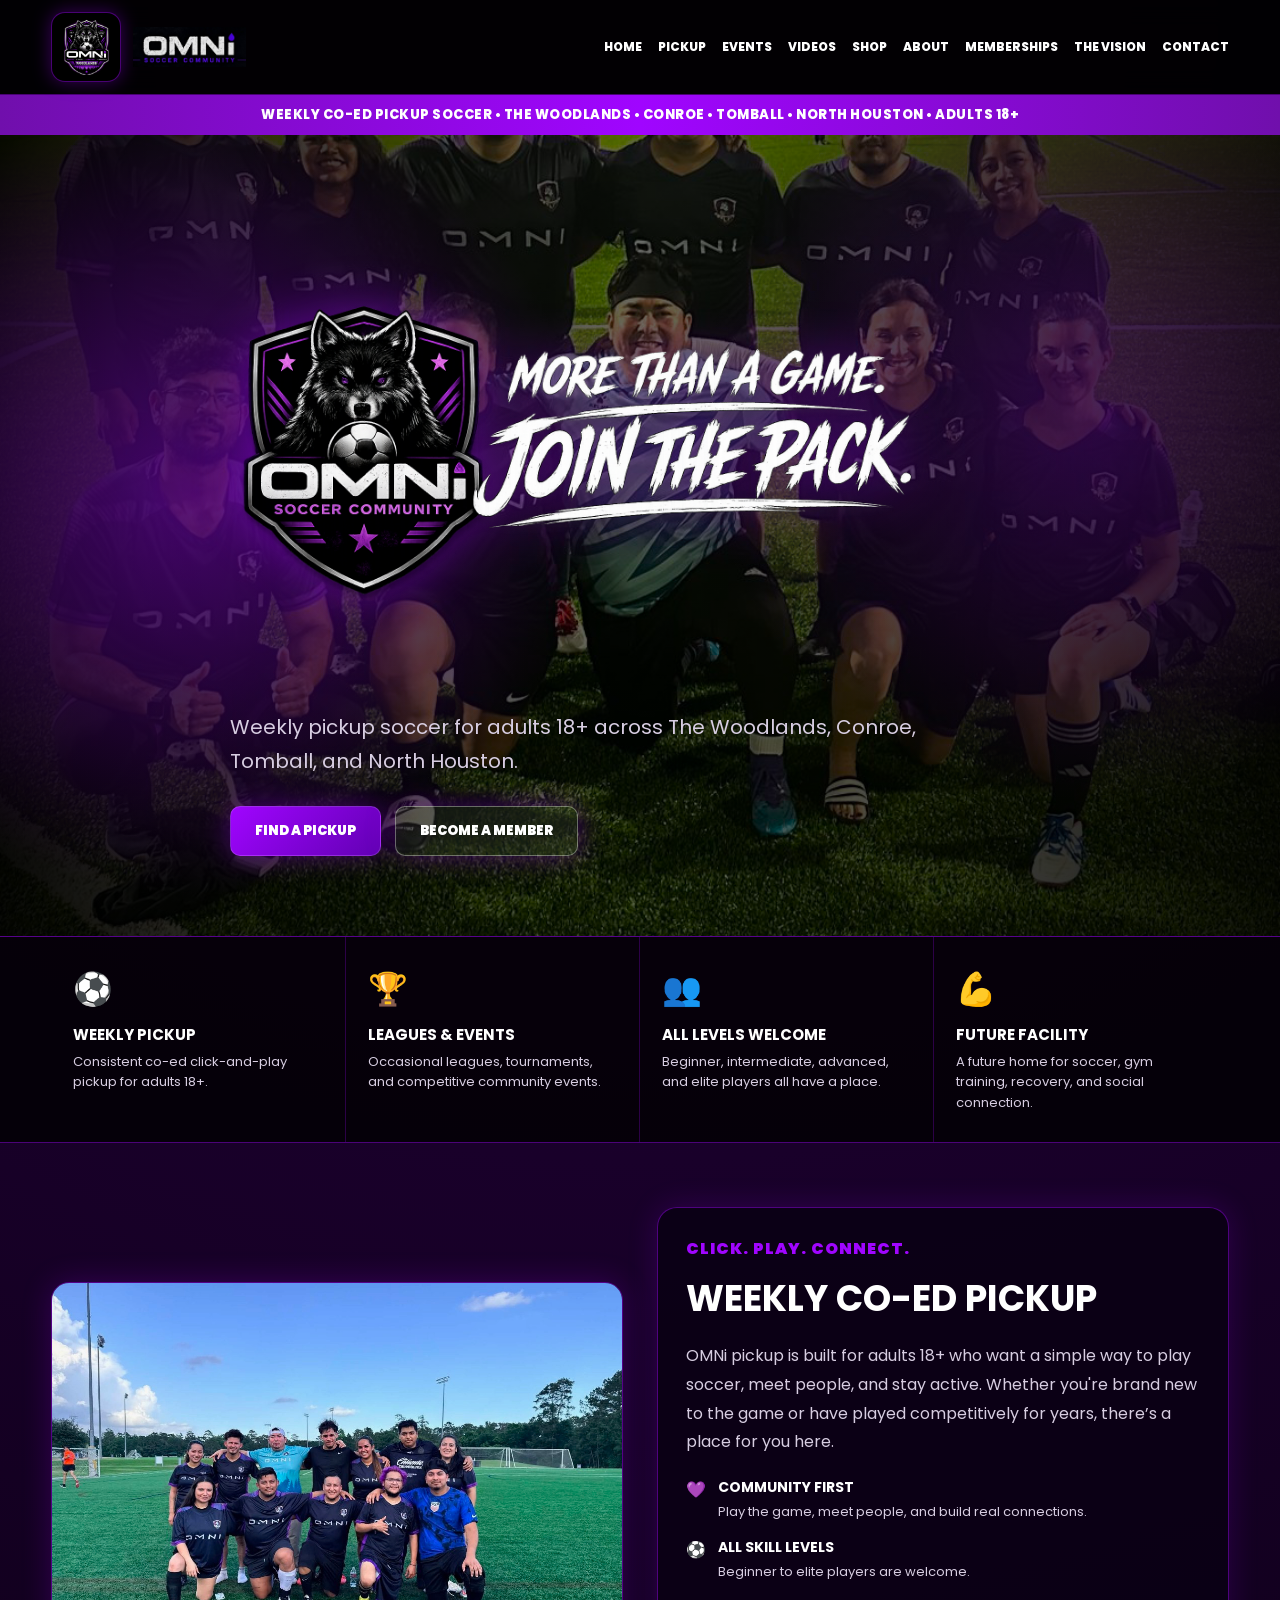
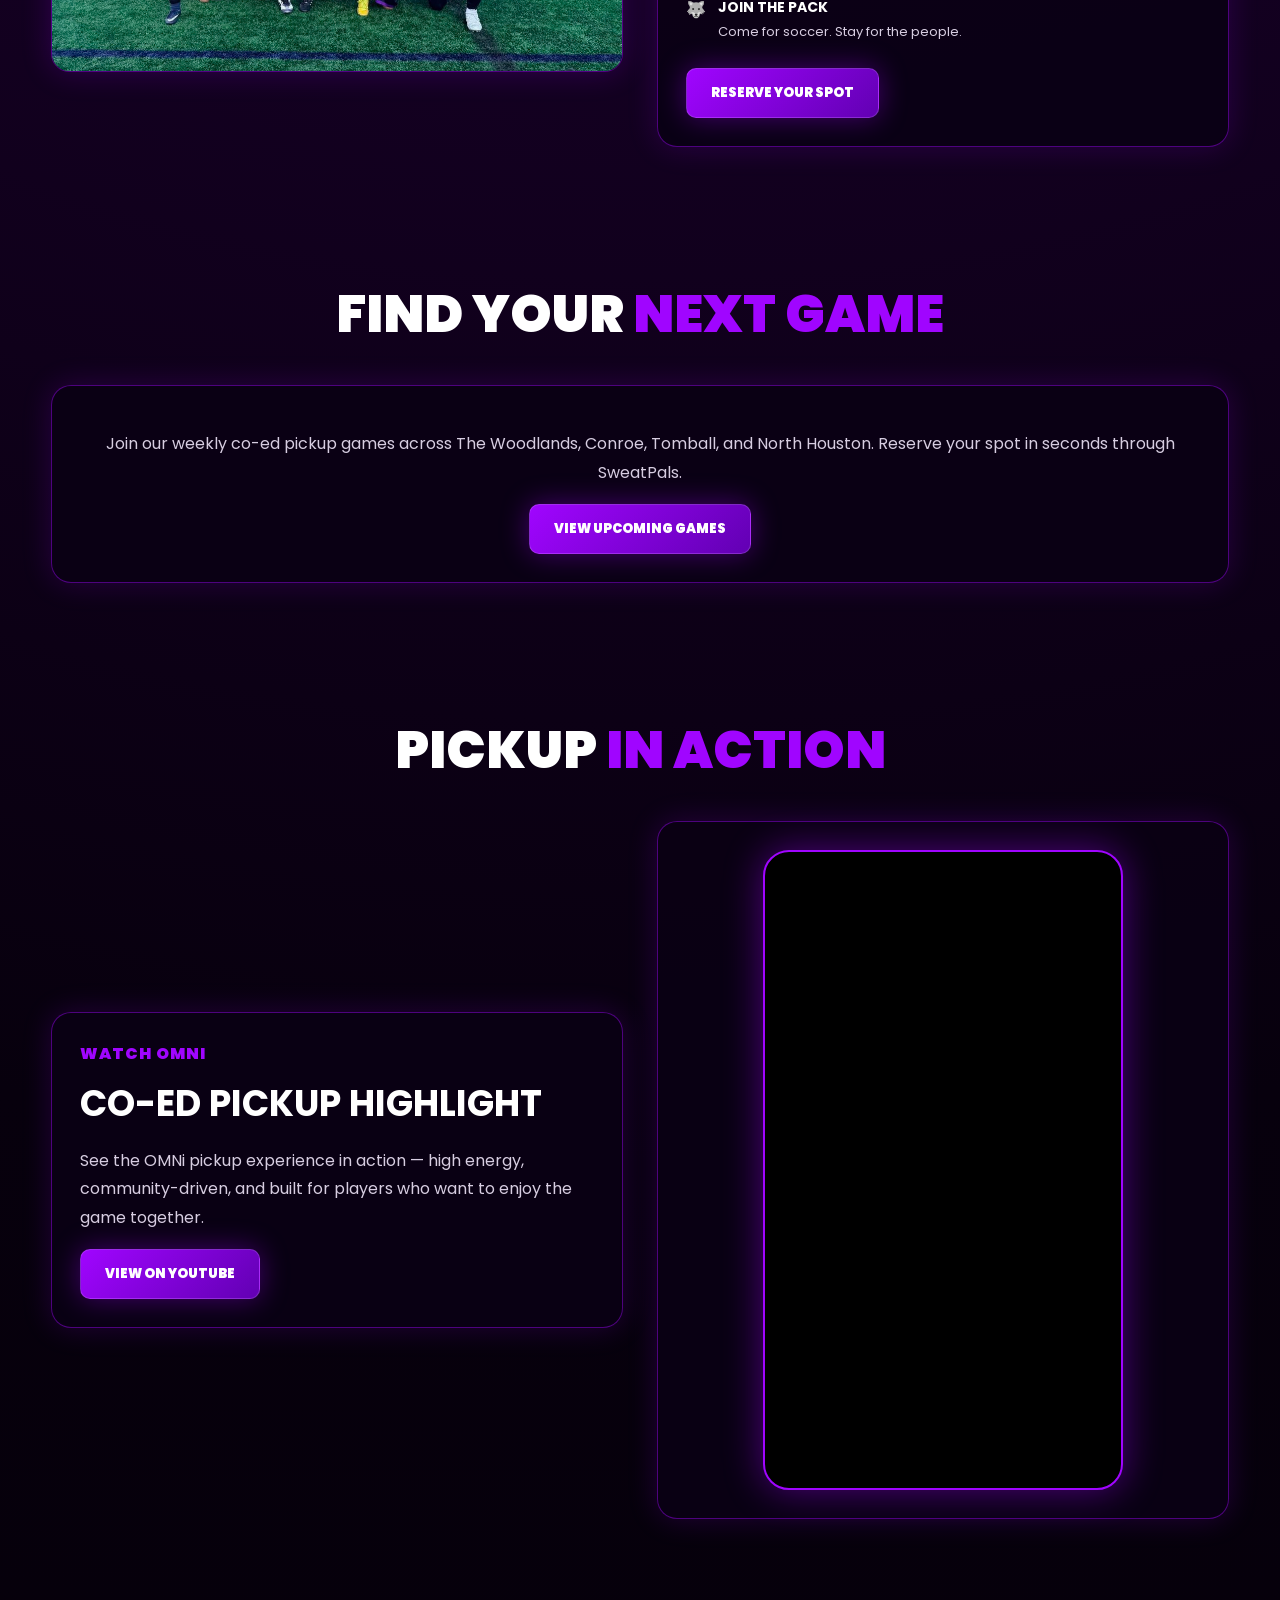
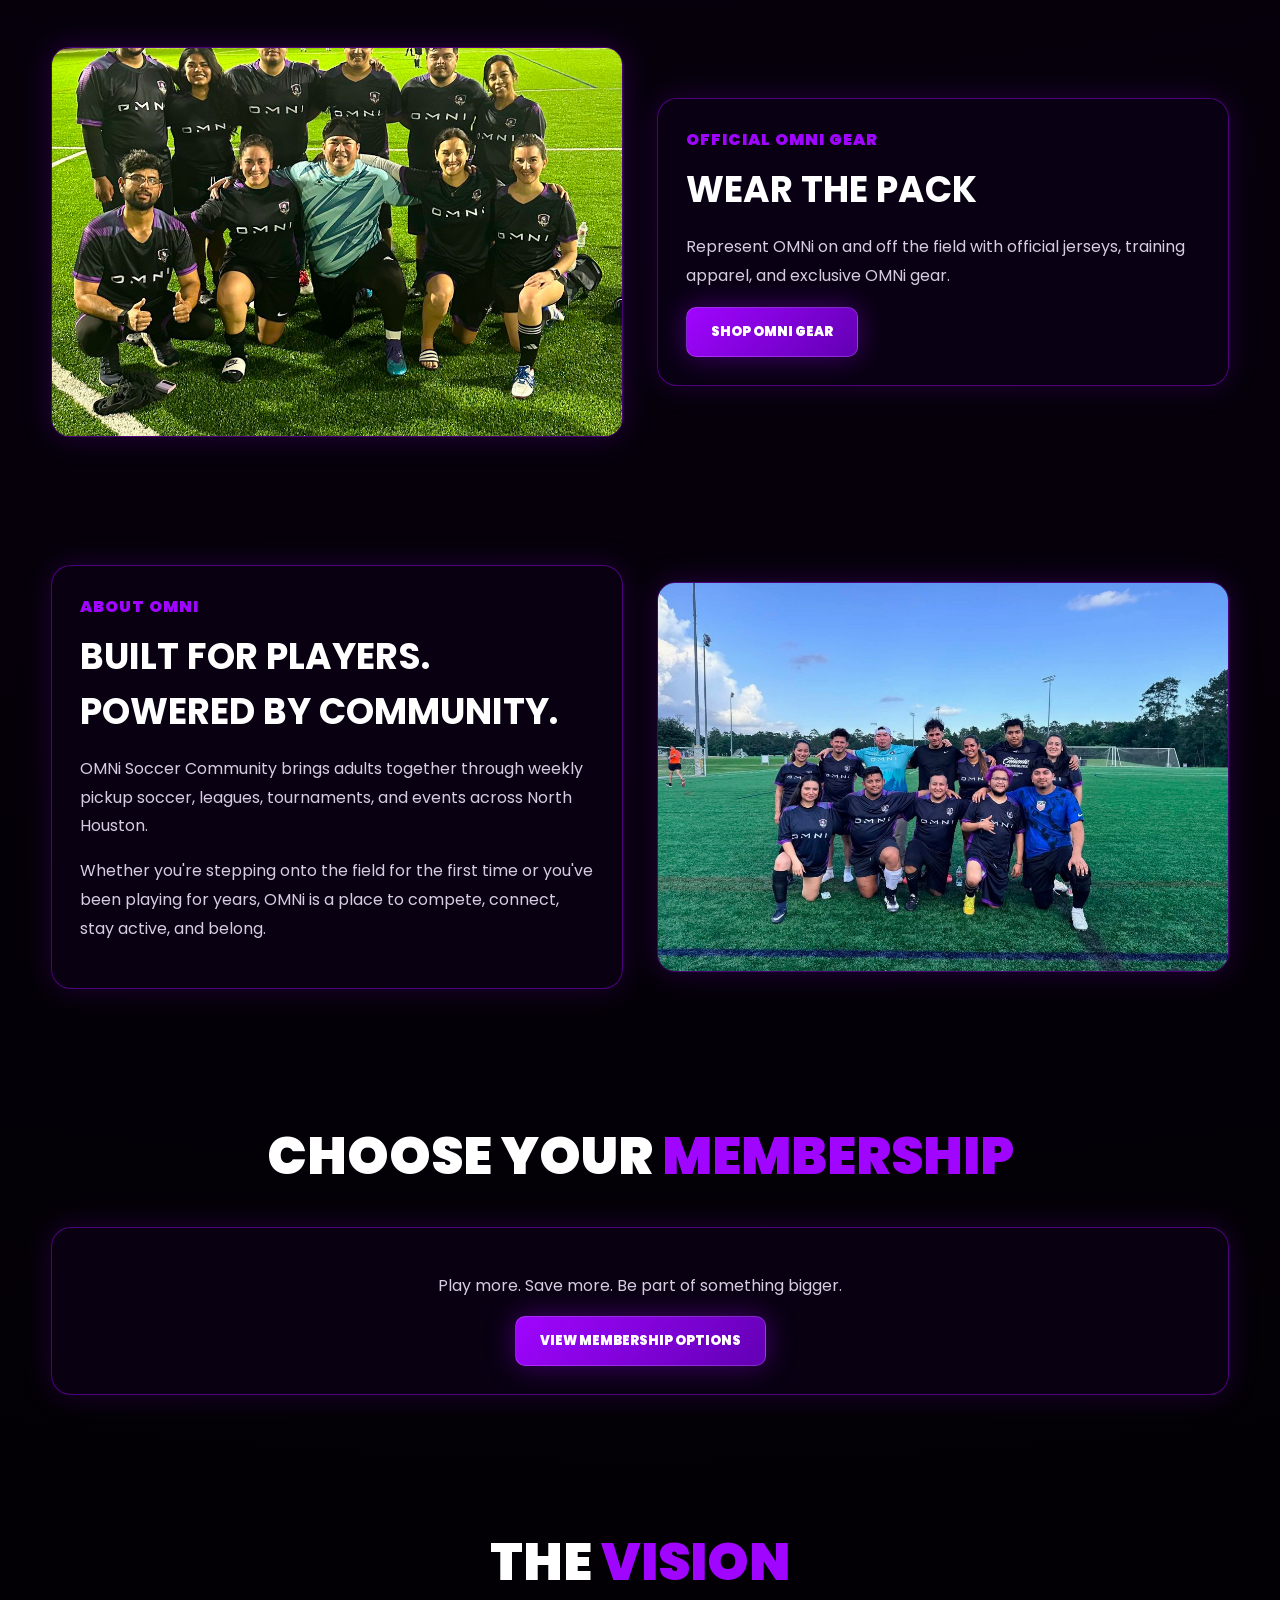
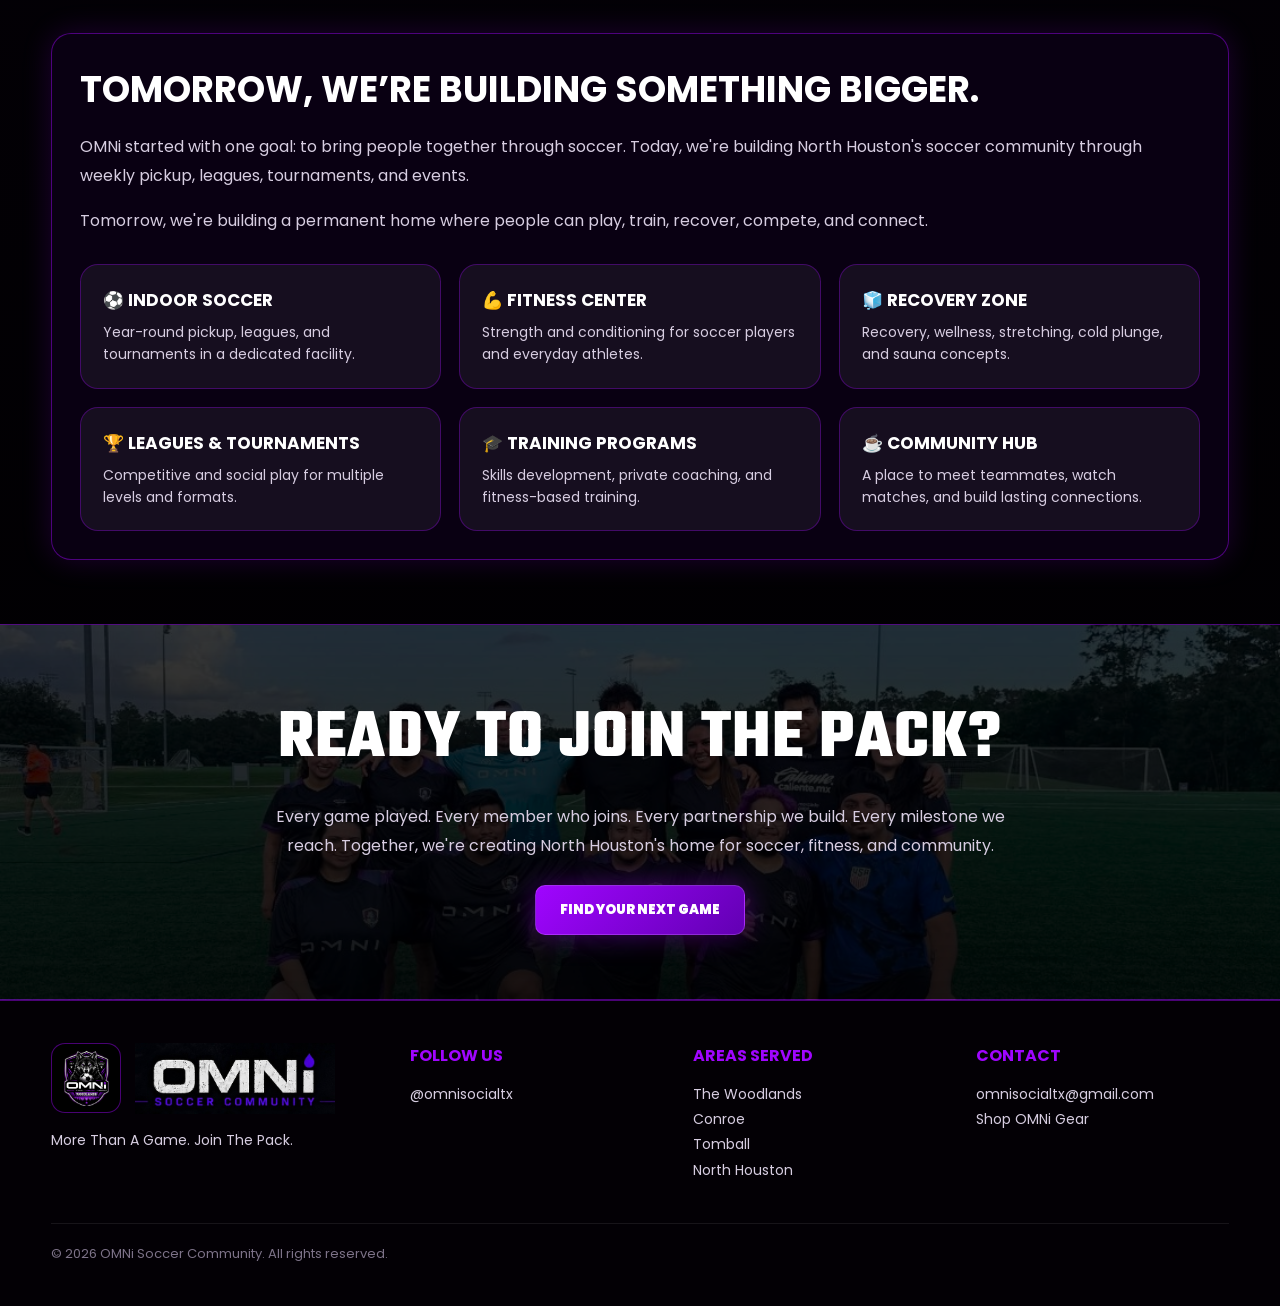
<file: index.html>
<!DOCTYPE html>
<html lang="en">
<head>
  <meta charset="UTF-8" />
  <meta name="viewport" content="width=device-width, initial-scale=1.0" />
  <title>OMNi Soccer Community</title>

  <link rel="preconnect" href="https://fonts.googleapis.com">
  <link rel="preconnect" href="https://fonts.gstatic.com" crossorigin>
  <link href="https://fonts.googleapis.com/css2?family=Poppins:wght@400;600;700;800;900&family=Teko:wght@500;600;700&display=swap" rel="stylesheet">

  <style>
    :root {
      --purple: #a005ff;
      --purple2: #700fac;
      --white: #ffffff;
      --muted: #d7cde1;
      --border: rgba(160, 5, 255, 0.45);
      --card: rgba(10, 0, 20, 0.9);
    }

    * { box-sizing: border-box; }
    html { scroll-behavior: smooth; }

    body {
      margin: 0;
      font-family: "Poppins", sans-serif;
      background: radial-gradient(circle at top, #26003f 0%, #07000d 45%, #000 100%);
      color: var(--white);
      overflow-x: hidden;
    }

    a { color: inherit; text-decoration: none; }
    img { max-width: 100%; display: block; }

    .container {
      width: min(1180px, 92%);
      margin: auto;
    }

    .nav {
      position: sticky;
      top: 0;
      z-index: 50;
      background: rgba(0,0,0,.94);
      border-bottom: 1px solid var(--border);
      backdrop-filter: blur(12px);
    }

    .nav-inner {
      display: flex;
      align-items: center;
      justify-content: space-between;
      padding: 12px 0;
      gap: 20px;
      position: relative;
    }

    .brand {
      display: flex;
      align-items: center;
      gap: 12px;
    }

    .crest-wrap {
      background: #000;
      border: 1px solid var(--border);
      border-radius: 14px;
      padding: 6px;
      box-shadow: 0 0 18px rgba(160,5,255,.35);
    }

    .crest {
      width: 56px;
      height: 56px;
      object-fit: contain;
    }

    .nav-wordmark {
      height: 40px;
      width: auto;
      object-fit: contain;
    }

    .nav-links {
      display: flex;
      gap: 16px;
      font-size: 12px;
      font-weight: 800;
      text-transform: uppercase;
      align-items: center;
    }

    .nav-links a:hover { color: var(--purple); }

    .menu-toggle { display: none; }

    .menu-icon {
      display: none;
      font-size: 30px;
      font-weight: 900;
      cursor: pointer;
      color: white;
    }

    .btn {
      display: inline-flex;
      align-items: center;
      justify-content: center;
      background: linear-gradient(135deg, var(--purple), #6200b3);
      padding: 14px 24px;
      border-radius: 10px;
      font-weight: 900;
      text-transform: uppercase;
      font-size: 13px;
      border: 1px solid rgba(255,255,255,.16);
      box-shadow: 0 0 28px rgba(160,5,255,.38);
    }

    .btn.secondary {
      background: rgba(255,255,255,.07);
      border: 1px solid rgba(255,255,255,.35);
    }

    .top-strip {
      background: linear-gradient(90deg, #700fac, #a005ff, #700fac);
      color: #fff;
      font-weight: 800;
      text-align: center;
      padding: 10px 15px;
      font-size: 13px;
      text-transform: uppercase;
      letter-spacing: .5px;
    }

    .hero {
      min-height: 720px;
      position: relative;
      display: grid;
      align-items: center;
      overflow: hidden;
      border-bottom: 1px solid var(--border);
    }

    .hero::before {
      content: "";
      position: absolute;
      inset: 0;
      background:
        linear-gradient(90deg, rgba(0,0,0,.96), rgba(0,0,0,.58), rgba(0,0,0,.92)),
        url("team-photo-1.jpg") center/cover no-repeat;
    }

    .hero::after {
      content: "";
      position: absolute;
      inset: 0;
      background:
        radial-gradient(circle at 15% 45%, rgba(160,5,255,.42), transparent 34%),
        radial-gradient(circle at 85% 35%, rgba(160,5,255,.25), transparent 32%);
      pointer-events: none;
    }

    .hero-content {
      position: relative;
      z-index: 2;
      max-width: 820px;
      padding: 80px 0;
    }

    .hero-title {
      width: 100%;
      max-width: 700px;
      margin-bottom: 28px;
      filter: drop-shadow(0 0 25px rgba(160,5,255,.45));
    }

    .tagline {
      color: var(--muted);
      font-size: 20px;
      line-height: 1.7;
      max-width: 720px;
      margin-bottom: 28px;
    }

    .hero-buttons {
      display: flex;
      gap: 14px;
      flex-wrap: wrap;
    }

    .features {
      background: rgba(0,0,0,.78);
      border-bottom: 1px solid var(--border);
    }

    .feature-grid {
      display: grid;
      grid-template-columns: repeat(4, 1fr);
    }

    .feature {
      padding: 28px 22px;
      border-right: 1px solid rgba(160,5,255,.25);
    }

    .feature:last-child { border-right: 0; }

    .feature-icon {
      font-size: 32px;
      margin-bottom: 10px;
    }

    .feature h3 {
      margin: 0 0 6px;
      font-size: 15px;
      text-transform: uppercase;
    }

    .feature p {
      margin: 0;
      color: var(--muted);
      font-size: 13px;
      line-height: 1.6;
    }

    section { padding: 64px 0; }

    .section-title {
      text-align: center;
      margin-bottom: 32px;
    }

    .section-title h2 {
      margin: 0;
      font-size: clamp(32px, 5vw, 52px);
      text-transform: uppercase;
      font-weight: 900;
    }

    .section-title span { color: var(--purple); }

    .split,
    .video-grid,
    .shop-grid {
      display: grid;
      grid-template-columns: 1fr 1fr;
      gap: 34px;
      align-items: center;
    }

    .card {
      background: var(--card);
      border: 1px solid var(--border);
      border-radius: 20px;
      padding: 28px;
      box-shadow: 0 0 30px rgba(160,5,255,.18);
    }

    .eyebrow {
      color: var(--purple);
      font-weight: 900;
      text-transform: uppercase;
      letter-spacing: 1px;
      margin-bottom: 10px;
    }

    .card h2 {
      font-size: 36px;
      margin: 0 0 14px;
      text-transform: uppercase;
    }

    .card p {
      color: var(--muted);
      line-height: 1.8;
    }

    .pickup-img,
    .shop-img {
      height: 390px;
      width: 100%;
      object-fit: cover;
      border-radius: 18px;
      border: 1px solid var(--border);
      box-shadow: 0 0 30px rgba(160,5,255,.22);
    }

    .mini-list {
      display: grid;
      gap: 14px;
      margin-top: 20px;
    }

    .mini-item {
      display: flex;
      gap: 12px;
      align-items: flex-start;
    }

    .mini-item strong {
      display: block;
      text-transform: uppercase;
      font-size: 14px;
    }

    .mini-item span {
      color: var(--muted);
      font-size: 13px;
    }

    .shorts-frame {
      max-width: 360px;
      margin: auto;
      aspect-ratio: 9 / 16;
      border-radius: 26px;
      overflow: hidden;
      border: 2px solid var(--purple);
      box-shadow: 0 0 38px rgba(160,5,255,.45);
      background: #000;
    }

    .shorts-frame iframe {
      width: 100%;
      height: 100%;
      border: 0;
    }

    .vision-grid {
      display: grid;
      grid-template-columns: repeat(3, 1fr);
      gap: 18px;
      margin-top: 28px;
    }

    .vision-card {
      background: rgba(255,255,255,.055);
      border: 1px solid rgba(160,5,255,.32);
      border-radius: 18px;
      padding: 22px;
    }

    .vision-card h3 {
      margin: 0 0 8px;
      text-transform: uppercase;
      font-size: 17px;
    }

    .vision-card p {
      margin: 0;
      color: var(--muted);
      font-size: 14px;
      line-height: 1.6;
    }

    .final-cta {
      text-align: center;
      background:
        linear-gradient(rgba(0,0,0,.78), rgba(0,0,0,.9)),
        url("team-photo-2.jpeg") center/cover no-repeat;
      border-top: 1px solid var(--border);
      border-bottom: 1px solid var(--border);
    }

    .final-cta h2 {
      font-size: clamp(38px, 6vw, 70px);
      margin: 0 0 14px;
      text-transform: uppercase;
      font-family: "Teko", sans-serif;
      letter-spacing: 1px;
    }

    .final-cta p {
      color: var(--muted);
      max-width: 760px;
      margin: 0 auto 24px;
      line-height: 1.8;
    }

    footer {
      background: #030005;
      border-top: 1px solid var(--border);
      padding: 42px 0;
    }

    .footer-grid {
      display: grid;
      grid-template-columns: 1.3fr 1fr 1fr 1fr;
      gap: 30px;
    }

    .footer-brand {
      display: flex;
      align-items: center;
      gap: 14px;
      margin-bottom: 14px;
    }

    .footer-crest {
      background: #000;
      border: 1px solid var(--border);
      border-radius: 14px;
      padding: 6px;
      width: 70px;
      height: 70px;
      object-fit: contain;
    }

    .footer-wordmark { max-width: 200px; }

    footer h4 {
      margin: 0 0 12px;
      color: var(--purple);
      text-transform: uppercase;
    }

    footer p,
    footer a {
      color: var(--muted);
      font-size: 14px;
      line-height: 1.8;
    }

    .bottom {
      margin-top: 26px;
      color: #7d7288;
      font-size: 13px;
      border-top: 1px solid rgba(255,255,255,.08);
      padding-top: 20px;
    }

    @media (max-width: 950px) {
      .nav-wordmark { height: 34px; }

      .nav-links {
        position: absolute;
        left: 0;
        right: 0;
        top: 100%;
        background: rgba(0,0,0,.98);
        border-bottom: 1px solid var(--border);
        display: none;
        flex-direction: column;
        align-items: stretch;
        padding: 18px;
        gap: 0;
      }

      .nav-links a {
        padding: 14px 10px;
        border-bottom: 1px solid rgba(255,255,255,.08);
      }

      .menu-icon { display: block; }

      .menu-toggle:checked ~ .nav-links {
        display: flex;
      }

      .split,
      .video-grid,
      .shop-grid,
      .footer-grid {
        grid-template-columns: 1fr;
      }

      .feature-grid,
      .vision-grid {
        grid-template-columns: 1fr 1fr;
      }
    }

    @media (max-width: 560px) {
      .container { width: 92%; }

      .nav-inner { padding: 10px 0; }

      .crest {
        width: 46px;
        height: 46px;
      }

      .nav-wordmark { height: 32px; }

      .top-strip {
        font-size: 11px;
        line-height: 1.5;
        padding: 9px 12px;
      }

      .hero {
        min-height: auto;
        padding: 58px 0 46px;
        text-align: center;
      }

      .hero-content {
        padding: 0;
        max-width: 100%;
      }

      .hero-title {
        max-width: 100%;
        margin: 0 auto 22px;
      }

      .tagline {
        font-size: 15px;
        line-height: 1.6;
        margin-bottom: 24px;
      }

      .hero-buttons {
        flex-direction: column;
        gap: 12px;
      }

      .btn {
        width: 100%;
        padding: 14px 18px;
      }

      .feature-grid,
      .vision-grid {
        grid-template-columns: 1fr;
      }

      .feature {
        border-right: 0;
        border-bottom: 1px solid rgba(160,5,255,.25);
        padding: 22px 18px;
      }

      section { padding: 42px 0; }

      .section-title h2 { font-size: 32px; }

      .card { padding: 22px; }

      .card h2 { font-size: 28px; }

      .pickup-img,
      .shop-img {
        height: 260px;
      }

      .shorts-frame { max-width: 300px; }

      .footer-brand { align-items: flex-start; }
    }
  </style>
</head>

<body>

  <nav class="nav">
    <div class="container nav-inner">
      <a href="index.html" class="brand">
        <div class="crest-wrap">
          <img class="crest" src="logo-crest.jpeg" alt="OMNi Wolf Crest">
        </div>
        <img class="nav-wordmark" src="logo-main.jpeg" alt="OMNi Soccer Community">
      </a>

      <input type="checkbox" id="menu-toggle" class="menu-toggle">
      <label for="menu-toggle" class="menu-icon">☰</label>

      <div class="nav-links">
        <a href="index.html">Home</a>
        <a href="#pickup">Pickup</a>
        <a href="pickup.html">Events</a>
        <a href="#videos">Videos</a>
        <a href="#shop">Shop</a>
        <a href="#about">About</a>
        <a href="memberships.html">Memberships</a>
        <a href="#vision">The Vision</a>
        <a href="#contact">Contact</a>
      </div>
    </div>
  </nav>

  <div class="top-strip">
    Weekly co-ed pickup soccer • The Woodlands • Conroe • Tomball • North Houston • Adults 18+
  </div>

  <header class="hero">
    <div class="container hero-content">
      <img class="hero-title" src="join-the-pack-v3.jpeg" alt="More Than A Game. Join The Pack.">

      <p class="tagline">
        Weekly pickup soccer for adults 18+ across The Woodlands, Conroe, Tomball, and North Houston.
      </p>

      <div class="hero-buttons">
        <a class="btn" href="pickup.html">Find a Pickup</a>
        <a class="btn secondary" href="memberships.html">Become A Member</a>
      </div>
    </div>
  </header>

  <div class="features">
    <div class="container feature-grid">
      <div class="feature">
        <div class="feature-icon">⚽</div>
        <h3>Weekly Pickup</h3>
        <p>Consistent co-ed click-and-play pickup for adults 18+.</p>
      </div>

      <div class="feature">
        <div class="feature-icon">🏆</div>
        <h3>Leagues & Events</h3>
        <p>Occasional leagues, tournaments, and competitive community events.</p>
      </div>

      <div class="feature">
        <div class="feature-icon">👥</div>
        <h3>All Levels Welcome</h3>
        <p>Beginner, intermediate, advanced, and elite players all have a place.</p>
      </div>

      <div class="feature">
        <div class="feature-icon">💪</div>
        <h3>Future Facility</h3>
        <p>A future home for soccer, gym training, recovery, and social connection.</p>
      </div>
    </div>
  </div>

  <section id="pickup">
    <div class="container split">
      <div>
        <img class="pickup-img" src="team-photo-2.jpeg" alt="OMNi co-ed pickup soccer">
      </div>

      <div class="card">
        <div class="eyebrow">Click. Play. Connect.</div>
        <h2>Weekly Co-Ed Pickup</h2>
        <p>
          OMNi pickup is built for adults 18+ who want a simple way to play soccer,
          meet people, and stay active. Whether you're brand new to the game or have
          played competitively for years, there’s a place for you here.
        </p>

        <div class="mini-list">
          <div class="mini-item"><div>💜</div><div><strong>Community First</strong><span>Play the game, meet people, and build real connections.</span></div></div>
          <div class="mini-item"><div>⚽</div><div><strong>All Skill Levels</strong><span>Beginner to elite players are welcome.</span></div></div>
          <div class="mini-item"><div>🐺</div><div><strong>Join The Pack</strong><span>Come for soccer. Stay for the people.</span></div></div>
        </div>

        <br>
        <a class="btn" href="pickup.html">Reserve Your Spot</a>
      </div>
    </div>
  </section>

  <section id="events">
    <div class="container">
      <div class="section-title">
        <h2>Find Your <span>Next Game</span></h2>
      </div>

      <div class="card" style="text-align:center;">
        <p>
          Join our weekly co-ed pickup games across The Woodlands, Conroe, Tomball, and North Houston.
          Reserve your spot in seconds through SweatPals.
        </p>
        <a class="btn" href="pickup.html">View Upcoming Games</a>
      </div>
    </div>
  </section>

  <section id="videos">
    <div class="container">
      <div class="section-title">
        <h2>Pickup <span>In Action</span></h2>
      </div>

      <div class="video-grid">
        <div class="card">
          <div class="eyebrow">Watch OMNi</div>
          <h2>Co-Ed Pickup Highlight</h2>
          <p>
            See the OMNi pickup experience in action — high energy, community-driven,
            and built for players who want to enjoy the game together.
          </p>
          <a class="btn" href="https://youtube.com/shorts/K-U_BcJOxtA" target="_blank">View On YouTube</a>
        </div>

        <div class="card">
          <div class="shorts-frame">
            <iframe
              src="https://www.youtube.com/embed/K-U_BcJOxtA"
              title="OMNi Pickup Soccer"
              allow="accelerometer; autoplay; clipboard-write; encrypted-media; gyroscope; picture-in-picture; web-share"
              allowfullscreen>
            </iframe>
          </div>
        </div>
      </div>
    </div>
  </section>

  <section id="shop">
    <div class="container shop-grid">
      <div>
        <img class="shop-img" src="team-photo-1.jpg" alt="OMNi Soccer Community gear">
      </div>

      <div class="card">
        <div class="eyebrow">Official OMNi Gear</div>
        <h2>Wear The Pack</h2>
        <p>
          Represent OMNi on and off the field with official jerseys, training apparel,
          and exclusive OMNi gear.
        </p>
        <a class="btn" href="https://stimulusathletic.com/collections/omni-fc-wolves" target="_blank">
          Shop OMNi Gear
        </a>
      </div>
    </div>
  </section>

  <section id="about">
    <div class="container split">
      <div class="card">
        <div class="eyebrow">About OMNi</div>
        <h2>Built For Players. Powered By Community.</h2>
        <p>
          OMNi Soccer Community brings adults together through weekly pickup soccer,
          leagues, tournaments, and events across North Houston.
        </p>
        <p>
          Whether you're stepping onto the field for the first time or you've been playing
          for years, OMNi is a place to compete, connect, stay active, and belong.
        </p>
      </div>

      <div>
        <img class="pickup-img" src="team-photo-2.jpeg" alt="OMNi pickup soccer group">
      </div>
    </div>
  </section>

  <section id="memberships">
    <div class="container">
      <div class="section-title">
        <h2>Choose Your <span>Membership</span></h2>
      </div>

      <div class="card" style="text-align:center;">
        <p>
          Play more. Save more. Be part of something bigger.
        </p>
        <a class="btn" href="memberships.html">View Membership Options</a>
      </div>
    </div>
  </section>

  <section id="vision">
    <div class="container">
      <div class="section-title">
        <h2>The <span>Vision</span></h2>
      </div>

      <div class="card">
        <h2>Tomorrow, We’re Building Something Bigger.</h2>
        <p>
          OMNi started with one goal: to bring people together through soccer.
          Today, we're building North Houston's soccer community through weekly pickup,
          leagues, tournaments, and events.
        </p>
        <p>
          Tomorrow, we're building a permanent home where people can play, train,
          recover, compete, and connect.
        </p>

        <div class="vision-grid">
          <div class="vision-card"><h3>⚽ Indoor Soccer</h3><p>Year-round pickup, leagues, and tournaments in a dedicated facility.</p></div>
          <div class="vision-card"><h3>💪 Fitness Center</h3><p>Strength and conditioning for soccer players and everyday athletes.</p></div>
          <div class="vision-card"><h3>🧊 Recovery Zone</h3><p>Recovery, wellness, stretching, cold plunge, and sauna concepts.</p></div>
          <div class="vision-card"><h3>🏆 Leagues & Tournaments</h3><p>Competitive and social play for multiple levels and formats.</p></div>
          <div class="vision-card"><h3>🎓 Training Programs</h3><p>Skills development, private coaching, and fitness-based training.</p></div>
          <div class="vision-card"><h3>☕ Community Hub</h3><p>A place to meet teammates, watch matches, and build lasting connections.</p></div>
        </div>
      </div>
    </div>
  </section>

  <section class="final-cta">
    <div class="container">
      <h2>Ready To Join The Pack?</h2>
      <p>
        Every game played. Every member who joins. Every partnership we build.
        Every milestone we reach. Together, we're creating North Houston's home
        for soccer, fitness, and community.
      </p>
      <a class="btn" href="pickup.html">Find Your Next Game</a>
    </div>
  </section>

  <footer id="contact">
    <div class="container footer-grid">
      <div>
        <div class="footer-brand">
          <img class="footer-crest" src="logo-crest.jpeg" alt="OMNi Wolf Crest">
          <img class="footer-wordmark" src="logo-main.jpeg" alt="OMNi Soccer Community">
        </div>
        <p>More Than A Game. Join The Pack.</p>
      </div>

      <div>
        <h4>Follow Us</h4>
        <p><a href="https://www.instagram.com/omnisocialtx" target="_blank">@omnisocialtx</a></p>
      </div>

      <div>
        <h4>Areas Served</h4>
        <p>The Woodlands<br>Conroe<br>Tomball<br>North Houston</p>
      </div>

      <div>
        <h4>Contact</h4>
        <p>
          <a href="mailto:omnisocialtx@gmail.com">omnisocialtx@gmail.com</a><br>
          <a href="https://stimulusathletic.com/collections/omni-fc-wolves" target="_blank">Shop OMNi Gear</a>
        </p>
      </div>
    </div>

    <div class="container bottom">
      © 2026 OMNi Soccer Community. All rights reserved.
    </div>
  </footer>

</body>
</html>
</file>
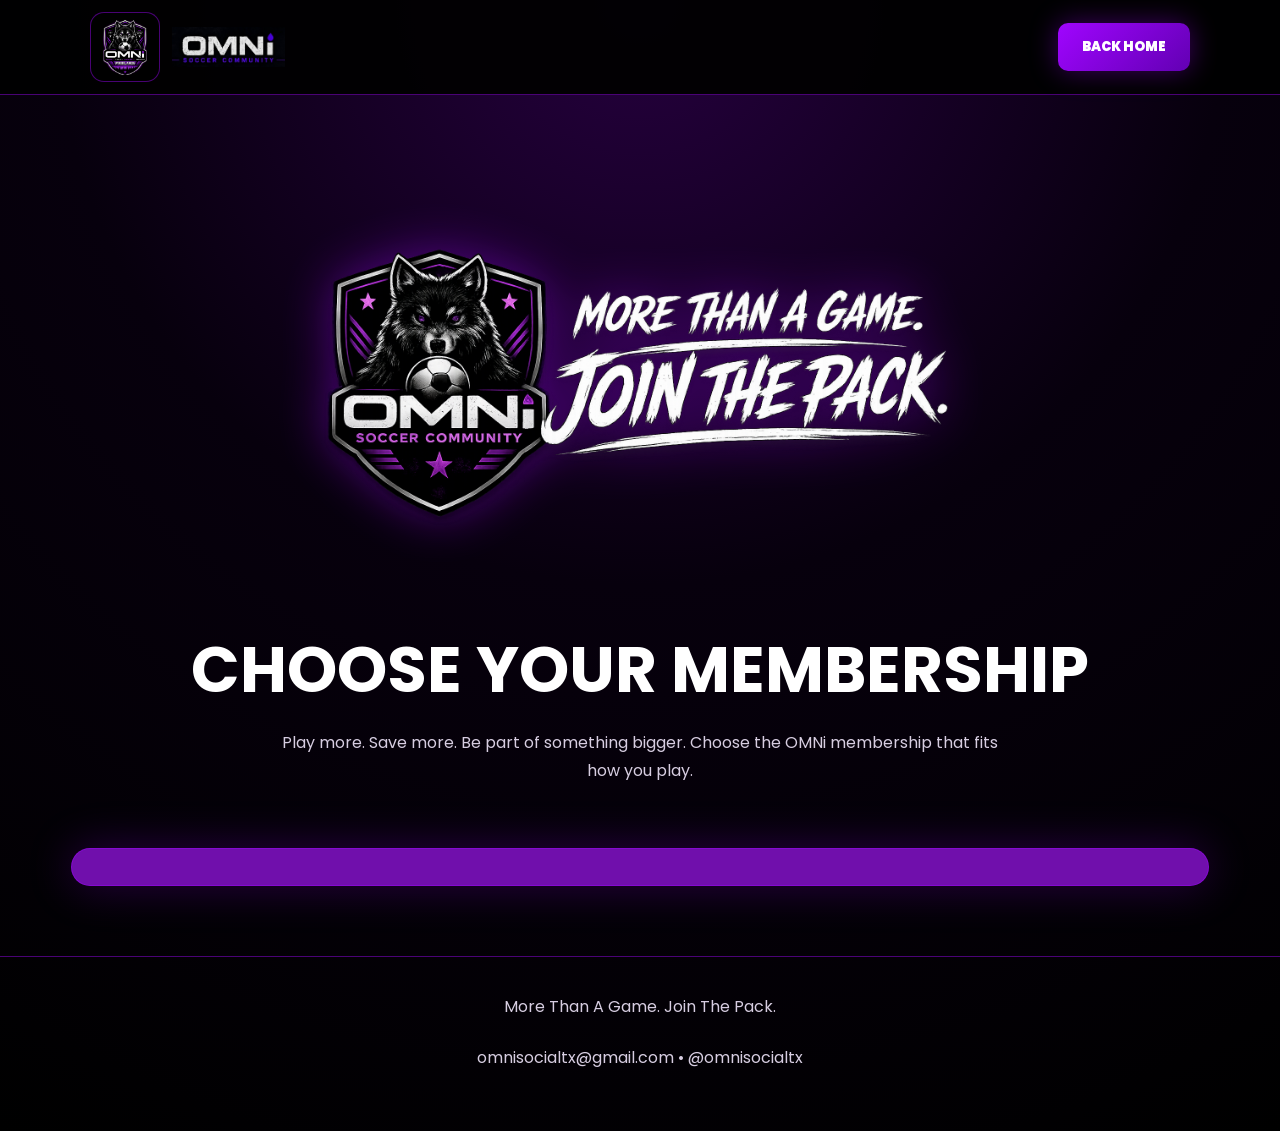
<file: memberships.html>
<!DOCTYPE html>
<html lang="en">
<head>
  <meta charset="UTF-8" />
  <meta name="viewport" content="width=device-width, initial-scale=1.0" />
  <title>Memberships | OMNi Soccer Community</title>

  <link rel="preconnect" href="https://fonts.googleapis.com">
  <link rel="preconnect" href="https://fonts.gstatic.com" crossorigin>
  <link href="https://fonts.googleapis.com/css2?family=Poppins:wght@400;600;700;800;900&family=Teko:wght@500;600;700&display=swap" rel="stylesheet">

  <style>
    body {
      margin: 0;
      font-family: "Poppins", sans-serif;
      background: radial-gradient(circle at top, #26003f 0%, #07000d 45%, #000 100%);
      color: white;
    }

    a { color: inherit; text-decoration: none; }
    img { max-width: 100%; display: block; }

    .container {
      width: min(1100px, 92%);
      margin: auto;
    }

    .nav {
      background: rgba(0,0,0,.94);
      border-bottom: 1px solid rgba(160,5,255,.45);
      padding: 12px 0;
    }

    .nav-inner {
      display: flex;
      align-items: center;
      justify-content: space-between;
      gap: 18px;
    }

    .brand {
      display: flex;
      align-items: center;
      gap: 12px;
    }

    .crest-wrap {
      background: #000;
      border: 1px solid rgba(160,5,255,.45);
      border-radius: 14px;
      padding: 6px;
    }

    .crest {
      width: 56px;
      height: 56px;
      object-fit: contain;
    }

    .wordmark {
      height: 40px;
      width: auto;
    }

    .btn {
      display: inline-flex;
      justify-content: center;
      align-items: center;
      background: linear-gradient(135deg, #a005ff, #6200b3);
      padding: 14px 24px;
      border-radius: 10px;
      font-weight: 900;
      text-transform: uppercase;
      font-size: 13px;
      box-shadow: 0 0 28px rgba(160,5,255,.38);
    }

    .hero {
      padding: 70px 0 40px;
      text-align: center;
    }

    .hero-title {
      max-width: 650px;
      margin: 0 auto 24px;
      filter: drop-shadow(0 0 25px rgba(160,5,255,.45));
    }

    h1 {
      font-size: clamp(36px, 6vw, 64px);
      text-transform: uppercase;
      margin: 0 0 12px;
    }

    p {
      color: #d7cde1;
      line-height: 1.7;
      max-width: 720px;
      margin: 0 auto 24px;
    }

    .widget-box {
      background: #700fac;
      border: 1px solid rgba(160,5,255,.45);
      border-radius: 24px;
      padding: 18px;
      box-shadow: 0 0 45px rgba(160,5,255,.25);
      overflow: hidden;
      margin-bottom: 70px;
    }

    footer {
      border-top: 1px solid rgba(160,5,255,.45);
      padding: 36px 0;
      text-align: center;
      color: #d7cde1;
    }

    @media (max-width: 560px) {
      .wordmark { height: 32px; }
      .crest { width: 46px; height: 46px; }
      .hero { padding: 45px 0 30px; }
      .widget-box { padding: 12px; border-radius: 16px; }
      .btn { width: 100%; }
    }
  </style>
</head>

<body>

  <nav class="nav">
    <div class="container nav-inner">
      <a class="brand" href="index.html">
        <div class="crest-wrap">
          <img class="crest" src="logo-crest.jpeg" alt="OMNi Wolf Crest">
        </div>
        <img class="wordmark" src="logo-main.jpeg" alt="OMNi Soccer Community">
      </a>

      <a class="btn" href="index.html">Back Home</a>
    </div>
  </nav>

  <main>
    <section class="hero">
      <div class="container">
        <img class="hero-title" src="join-the-pack-v3.jpeg" alt="More Than A Game. Join The Pack.">

        <h1>Choose Your Membership</h1>
        <p>
          Play more. Save more. Be part of something bigger.
          Choose the OMNi membership that fits how you play.
        </p>
      </div>
    </section>

    <section>
      <div class="container widget-box">
        <!-- Sweatpals widget begin -->
        <script src="https://sweatpals.com/static/embed/community/membership/list-v2/script.js?communityUsername=omnisoccerandfitness&membershipTiersJson=%5B%223a311bb7-bc63-4dd1-bbf4-dc96302ab707%22%2C%22ee7283da-5ed5-4e64-aa05-c84b4d747ed4%22%5D&enableAutoEmbed=true&primaryColorHex=100c12&secondaryColorHex=fefcfc&borderColorHex=E3DFDF&backgroundColorHex=700fac&cardBackgroundColorHex=FFFFFF&buttonColorHex=000000&fontFamily=Poppins"></script>
        <!-- Sweatpals widget end -->
      </div>
    </section>
  </main>

  <footer>
    <div class="container">
      <p>More Than A Game. Join The Pack.</p>
      <p><a href="mailto:omnisocialtx@gmail.com">omnisocialtx@gmail.com</a> • <a href="https://www.instagram.com/omnisocialtx" target="_blank">@omnisocialtx</a></p>
    </div>
  </footer>

</body>
</html>
</file>
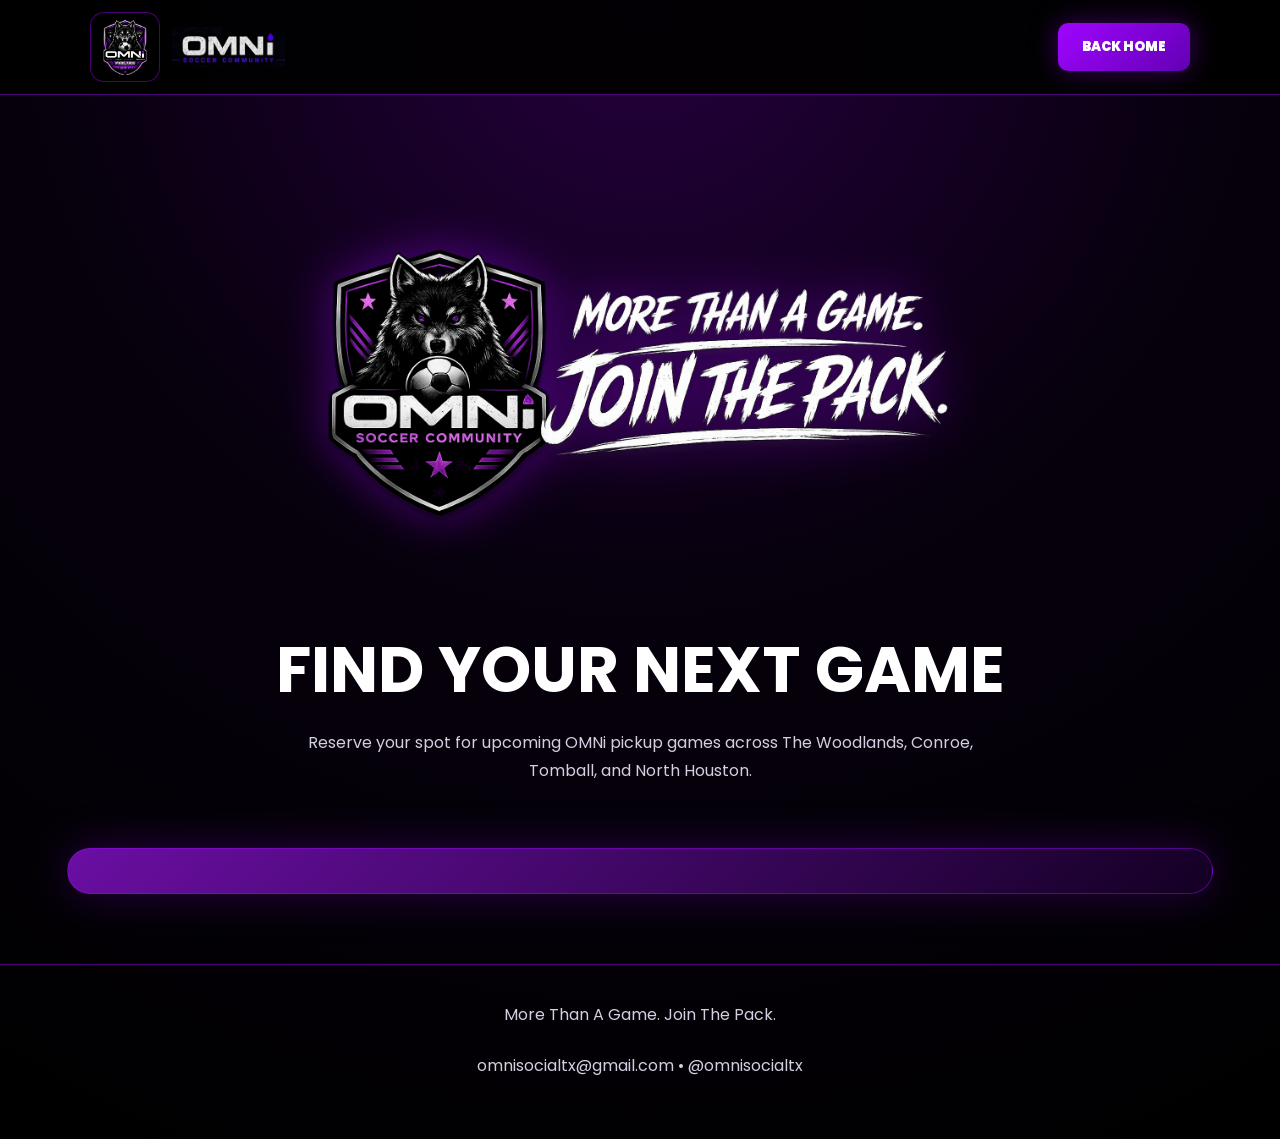
<file: pickup.html>
<!DOCTYPE html>
<html lang="en">
<head>
  <meta charset="UTF-8" />
  <meta name="viewport" content="width=device-width, initial-scale=1.0" />
  <title>Pickup Games | OMNi Soccer Community</title>

  <link rel="preconnect" href="https://fonts.googleapis.com">
  <link rel="preconnect" href="https://fonts.gstatic.com" crossorigin>
  <link href="https://fonts.googleapis.com/css2?family=Poppins:wght@400;600;700;800;900&family=Teko:wght@500;600;700&display=swap" rel="stylesheet">

  <style>
    body {
      margin: 0;
      font-family: "Poppins", sans-serif;
      background: radial-gradient(circle at top, #26003f 0%, #07000d 45%, #000 100%);
      color: white;
    }

    a { color: inherit; text-decoration: none; }
    img { max-width: 100%; display: block; }

    .container {
      width: min(1100px, 92%);
      margin: auto;
    }

    .nav {
      background: rgba(0,0,0,.94);
      border-bottom: 1px solid rgba(160,5,255,.45);
      padding: 12px 0;
    }

    .nav-inner {
      display: flex;
      align-items: center;
      justify-content: space-between;
      gap: 18px;
    }

    .brand {
      display: flex;
      align-items: center;
      gap: 12px;
    }

    .crest-wrap {
      background: #000;
      border: 1px solid rgba(160,5,255,.45);
      border-radius: 14px;
      padding: 6px;
    }

    .crest {
      width: 56px;
      height: 56px;
      object-fit: contain;
    }

    .wordmark {
      height: 40px;
      width: auto;
    }

    .btn {
      display: inline-flex;
      justify-content: center;
      align-items: center;
      background: linear-gradient(135deg, #a005ff, #6200b3);
      padding: 14px 24px;
      border-radius: 10px;
      font-weight: 900;
      text-transform: uppercase;
      font-size: 13px;
      box-shadow: 0 0 28px rgba(160,5,255,.38);
    }

    .hero {
      padding: 70px 0 40px;
      text-align: center;
    }

    .hero-title {
      max-width: 650px;
      margin: 0 auto 24px;
      filter: drop-shadow(0 0 25px rgba(160,5,255,.45));
    }

    h1 {
      font-size: clamp(36px, 6vw, 64px);
      text-transform: uppercase;
      margin: 0 0 12px;
    }

    p {
      color: #d7cde1;
      line-height: 1.7;
      max-width: 720px;
      margin: 0 auto 24px;
    }

    .widget-box {
      background: linear-gradient(135deg, rgba(112,15,172,.95), rgba(20,0,36,.98));
      border: 1px solid rgba(160,5,255,.45);
      border-radius: 24px;
      padding: 22px;
      box-shadow: 0 0 45px rgba(160,5,255,.25);
      overflow: hidden;
      margin-bottom: 70px;
    }

    footer {
      border-top: 1px solid rgba(160,5,255,.45);
      padding: 36px 0;
      text-align: center;
      color: #d7cde1;
    }

    @media (max-width: 560px) {
      .wordmark { height: 32px; }
      .crest { width: 46px; height: 46px; }
      .hero { padding: 45px 0 30px; }
      .widget-box { padding: 12px; border-radius: 16px; }
      .btn { width: 100%; }
    }
  </style>
</head>

<body>

  <nav class="nav">
    <div class="container nav-inner">
      <a class="brand" href="index.html">
        <div class="crest-wrap">
          <img class="crest" src="logo-crest.jpeg" alt="OMNi Wolf Crest">
        </div>
        <img class="wordmark" src="logo-main.jpeg" alt="OMNi Soccer Community">
      </a>

      <a class="btn" href="index.html">Back Home</a>
    </div>
  </nav>

  <main>
    <section class="hero">
      <div class="container">
        <img class="hero-title" src="join-the-pack-v3.jpeg" alt="More Than A Game. Join The Pack.">

        <h1>Find Your Next Game</h1>
        <p>
          Reserve your spot for upcoming OMNi pickup games across The Woodlands,
          Conroe, Tomball, and North Houston.
        </p>
      </div>
    </section>

    <section>
      <div class="container widget-box">
        <!-- Sweatpals widget begin -->
        <script src="https://sweatpals.com/static/embed/community/events/script.js?communityUsername=omnisoccerandfitness&defaultView=tile&viewsJson=%5B%22list%22%2C%22tile%22%2C%22calendar%22%5D&filtersJson=%5B%22Location%22%2C%22date-picker%22%5D&showDescription=true&directToCheckout=false&enableAutoEmbed=true&primaryColorHex=100c12&secondaryColorHex=fefcfc&backgroundColorHex=700fac&buttonColorHex=000000&fontFamily=Poppins"></script>
        <!-- Sweatpals widget end -->
      </div>
    </section>
  </main>

  <footer>
    <div class="container">
      <p>More Than A Game. Join The Pack.</p>
      <p><a href="mailto:omnisocialtx@gmail.com">omnisocialtx@gmail.com</a> • <a href="https://www.instagram.com/omnisocialtx" target="_blank">@omnisocialtx</a></p>
    </div>
  </footer>

</body>
</html>
</file>
